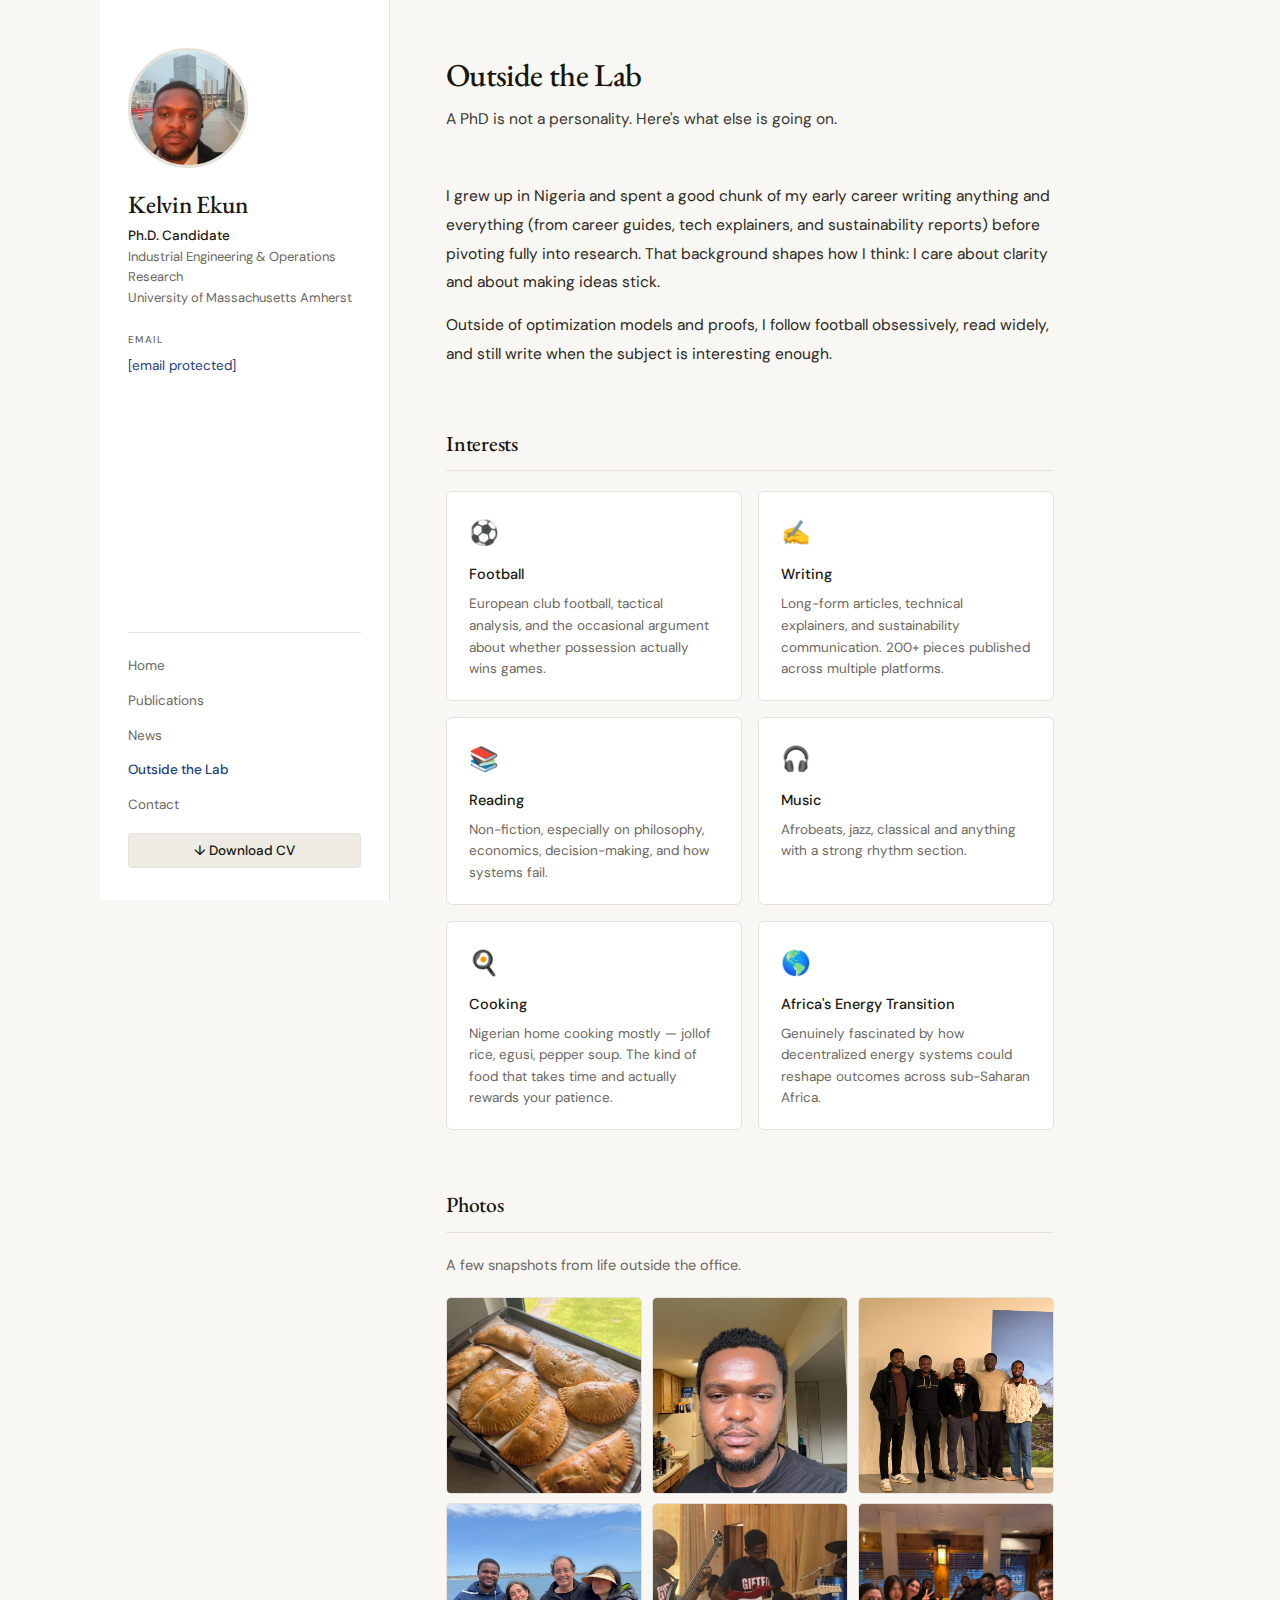
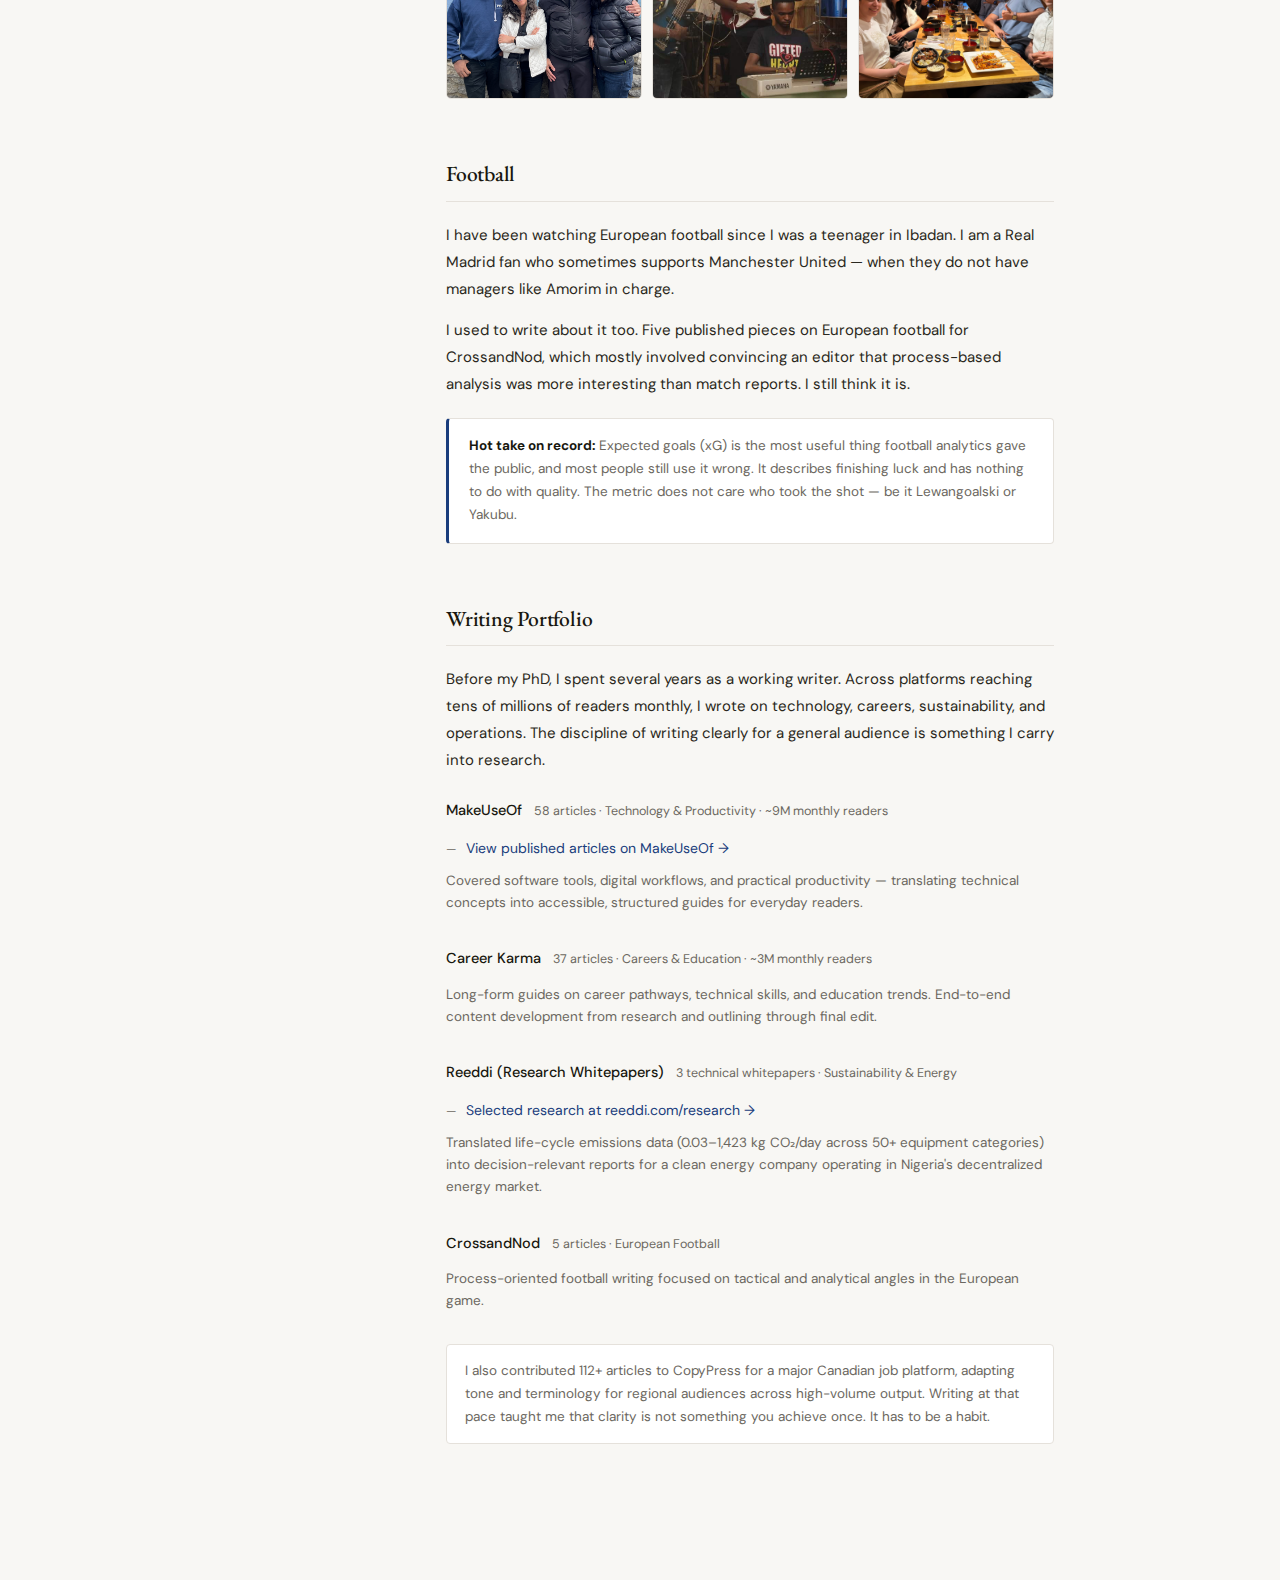
<file: outside.html>
<!DOCTYPE html>
<html lang="en">
<head>
  <meta charset="UTF-8" />
  <meta name="viewport" content="width=device-width, initial-scale=1.0" />
  <title>Outside the Lab — Kelvin Ekun</title>
  <link rel="preconnect" href="https://fonts.googleapis.com" />
  <link rel="preconnect" href="https://fonts.gstatic.com" crossorigin />
  <link href="https://fonts.googleapis.com/css2?family=EB+Garamond:ital,wght@0,400;0,500;0,600;1,400&family=DM+Sans:opsz,wght@9..40,300;9..40,400;9..40,500&display=swap" rel="stylesheet" />
  <style>
    *, *::before, *::after { box-sizing: border-box; margin: 0; padding: 0; }

    :root {
      --bg: #f8f7f4;
      --surface: #ffffff;
      --border: #e5e1db;
      --text: #18170f;
      --muted: #6b6760;
      --accent: #1a3d7c;
      --accent-hover: #122d5e;
      --tag-bg: #eeeae4;
      --font-serif: 'EB Garamond', Georgia, serif;
      --font-sans: 'DM Sans', system-ui, sans-serif;
      --sidebar-w: 290px;
    }

    html { scroll-behavior: smooth; }

    body {
      background: var(--bg);
      color: var(--text);
      font-family: var(--font-sans);
      font-size: 15px;
      line-height: 1.75;
    }

    a { color: var(--accent); text-decoration: none; }
    a:hover { text-decoration: underline; }

    /* ── Layout ── */
    .layout {
      display: grid;
      grid-template-columns: var(--sidebar-w) 1fr;
      max-width: 1080px;
      margin: 0 auto;
      min-height: 100vh;
    }

    /* ── Sidebar ── */
    .sidebar {
      position: sticky;
      top: 0;
      height: 100vh;
      overflow-y: auto;
      padding: 3rem 1.75rem 2rem;
      border-right: 1px solid var(--border);
      display: flex;
      flex-direction: column;
      gap: 1.4rem;
      background: var(--surface);
    }
    .sidebar::-webkit-scrollbar { width: 0; }

    .photo-wrap {
      width: 120px;
      height: 120px;
      border-radius: 50%;
      overflow: hidden;
      border: 3px solid var(--border);
      flex-shrink: 0;
      background: var(--tag-bg);
      display: flex;
      align-items: center;
      justify-content: center;
    }
    .photo-wrap img { width: 100%; height: 100%; object-fit: cover; }
    .photo-placeholder {
      font-size: 11px;
      color: var(--muted);
      text-align: center;
      padding: 0.5rem;
      line-height: 1.5;
    }

    .sidebar-name {
      font-family: var(--font-serif);
      font-size: 1.55rem;
      font-weight: 500;
      letter-spacing: -0.01em;
      line-height: 1.2;
    }
    .sidebar-role {
      font-size: 13px;
      color: var(--muted);
      line-height: 1.6;
      margin-top: 0.3rem;
    }
    .sidebar-role strong {
      display: block;
      color: var(--text);
      font-weight: 500;
      font-size: 13.5px;
    }

    .s-block { display: flex; flex-direction: column; gap: 0.3rem; }
    .s-label {
      font-size: 10px;
      font-weight: 500;
      letter-spacing: 0.13em;
      text-transform: uppercase;
      color: var(--muted);
    }
    .s-block a { font-size: 13.5px; color: var(--accent); }

    .sidebar-nav {
      margin-top: auto;
      padding-top: 1rem;
      border-top: 1px solid var(--border);
      display: flex;
      flex-direction: column;
      gap: 0.1rem;
    }
    .sidebar-nav a {
      font-size: 13.5px;
      color: var(--muted);
      padding: 0.3rem 0;
      transition: color 0.15s;
    }
    .sidebar-nav a:hover { color: var(--accent); text-decoration: none; }
    .sidebar-nav a.active { color: var(--accent); font-weight: 500; }

    .back-btn {
      display: inline-block;
      margin-top: 0.6rem;
      background: var(--tag-bg);
      color: var(--text) !important;
      font-size: 12.5px;
      font-weight: 500;
      padding: 0.45rem 1rem;
      border-radius: 4px;
      text-align: center;
      border: 1px solid var(--border);
      transition: background 0.15s;
    }
    .back-btn:hover { background: var(--border); text-decoration: none !important; }

    /* ── Main ── */
    main { padding: 3.5rem 3.5rem 5rem; max-width: 720px; }

    section { margin-bottom: 3.5rem; }

    .section-title {
      font-family: var(--font-serif);
      font-size: 1.35rem;
      font-weight: 500;
      letter-spacing: -0.01em;
      margin-bottom: 1.25rem;
      padding-bottom: 0.5rem;
      border-bottom: 1px solid var(--border);
    }

    /* Page header */
    .page-header { margin-bottom: 3rem; }
    .page-header h1 {
      font-family: var(--font-serif);
      font-size: 2rem;
      font-weight: 500;
      letter-spacing: -0.02em;
      line-height: 1.2;
      margin-bottom: 0.75rem;
    }
    .page-header p {
      font-size: 15.5px;
      color: #3a3830;
      line-height: 1.8;
      max-width: 560px;
    }

    /* ── Intro ── */
    #intro p {
      font-size: 15.5px;
      line-height: 1.85;
      color: #2a2820;
      margin-bottom: 0.9rem;
    }
    #intro p:last-child { margin-bottom: 0; }

    /* ── Interests grid ── */
    .interests-grid {
      display: grid;
      grid-template-columns: 1fr 1fr;
      gap: 1rem;
    }
    .interest-card {
      background: var(--surface);
      border: 1px solid var(--border);
      border-radius: 6px;
      padding: 1.25rem 1.4rem;
    }
    .interest-icon { font-size: 1.5rem; margin-bottom: 0.5rem; }
    .interest-title {
      font-weight: 500;
      font-size: 14.5px;
      margin-bottom: 0.35rem;
    }
    .interest-desc { font-size: 13.5px; color: var(--muted); line-height: 1.6; }

    /* ── Photo gallery ── */
    .gallery-intro {
      font-size: 14.5px;
      color: var(--muted);
      line-height: 1.7;
      margin-bottom: 1.25rem;
    }

    .gallery-grid {
      display: grid;
      grid-template-columns: repeat(3, 1fr);
      gap: 0.6rem;
    }

    .gallery-item {
      aspect-ratio: 1 / 1;
      border-radius: 5px;
      overflow: hidden;
      background: var(--tag-bg);
      border: 1px solid var(--border);
      position: relative;
    }

    .gallery-item img {
      width: 100%;
      height: 100%;
      object-fit: cover;
      display: block;
      transition: transform 0.3s ease;
    }

    .gallery-item:hover img { transform: scale(1.04); }

    .gallery-item .caption {
      position: absolute;
      bottom: 0;
      left: 0;
      right: 0;
      background: linear-gradient(transparent, rgba(0,0,0,0.52));
      color: #fff;
      font-size: 11.5px;
      padding: 1.5rem 0.6rem 0.5rem;
      opacity: 0;
      transition: opacity 0.2s ease;
    }
    .gallery-item:hover .caption { opacity: 1; }

    /* placeholder slot when no image uploaded */
    .gallery-placeholder {
      width: 100%;
      height: 100%;
      display: flex;
      flex-direction: column;
      align-items: center;
      justify-content: center;
      gap: 0.4rem;
      color: var(--muted);
      font-size: 11.5px;
      text-align: center;
      padding: 0.5rem;
      line-height: 1.5;
    }
    .gallery-placeholder .ph-icon { font-size: 1.4rem; opacity: 0.5; }

    /* ── Football ── */
    #football p {
      font-size: 15px;
      line-height: 1.8;
      color: #2a2820;
      margin-bottom: 0.85rem;
    }
    #football p:last-child { margin-bottom: 0; }

    .footy-aside {
      background: var(--surface);
      border: 1px solid var(--border);
      border-left: 3px solid var(--accent);
      border-radius: 4px;
      padding: 1rem 1.25rem;
      margin-top: 1.25rem;
      font-size: 13.5px;
      color: var(--muted);
      line-height: 1.7;
    }
    .footy-aside strong { color: var(--text); }

    /* ── Writing ── */
    .writing-intro {
      font-size: 15px;
      line-height: 1.8;
      color: #2a2820;
      margin-bottom: 1.5rem;
    }
    .outlet-block { margin-bottom: 2rem; }
    .outlet-header {
      display: flex;
      align-items: baseline;
      gap: 0.75rem;
      margin-bottom: 0.75rem;
    }
    .outlet-name { font-weight: 500; font-size: 14.5px; }
    .outlet-meta { font-size: 12.5px; color: var(--muted); }
    .article-list { display: flex; flex-direction: column; gap: 0.6rem; }
    .article-item {
      display: flex;
      align-items: baseline;
      gap: 0.6rem;
      font-size: 14px;
    }
    .article-item::before {
      content: "—";
      color: var(--muted);
      flex-shrink: 0;
      font-size: 12px;
    }
    .article-item a { color: var(--accent); }
    .writing-note {
      margin-top: 1.25rem;
      font-size: 13.5px;
      color: var(--muted);
      line-height: 1.7;
      padding: 0.9rem 1.1rem;
      background: var(--surface);
      border: 1px solid var(--border);
      border-radius: 4px;
    }

    /* Footer */
    footer {
      padding: 1.5rem 3.5rem;
      font-size: 12px;
      color: var(--muted);
      border-top: 1px solid var(--border);
      max-width: 1080px;
      margin: 0 auto;
    }

    /* ── Responsive ── */
    @media (max-width: 760px) {
      .layout { grid-template-columns: 1fr; }
      .sidebar {
        position: static;
        height: auto;
        border-right: none;
        border-bottom: 1px solid var(--border);
        padding: 2rem 1.5rem 1.5rem;
      }
      .sidebar-nav {
        margin-top: 0;
        flex-direction: row;
        flex-wrap: wrap;
        gap: 0.75rem;
        padding-top: 0.75rem;
      }
      main { padding: 2rem 1.5rem 3rem; }
      .interests-grid { grid-template-columns: 1fr; }
      .gallery-grid { grid-template-columns: repeat(2, 1fr); }
      footer { padding: 1.5rem; }
    }
  </style>
</head>
<body>

<div class="layout">

  <!-- ── SIDEBAR ── -->
  <aside class="sidebar">

    <div class="photo-wrap">
      <img
        src="assets/img/profile.jpeg"
        alt="Kelvin Ekun"
        onerror="this.outerHTML='<div class=\'photo-placeholder\'>Add photo<br>assets/img/<br>profile.jpeg</div>'"
      />
    </div>

    <div>
      <div class="sidebar-name">Kelvin Ekun</div>
      <div class="sidebar-role">
        <strong>Ph.D. Candidate</strong>
        Industrial Engineering &amp; Operations Research<br>
        University of Massachusetts Amherst
      </div>
    </div>

    <div class="s-block">
      <span class="s-label">Email</span>
      <a href="/cdn-cgi/l/email-protection#214a444a544f61544c4052520f444554"><span class="__cf_email__" data-cfemail="95fef0fee0fbd5e0f8f4e6e6bbf0f1e0">[email&#160;protected]</span></a>
    </div>

    <nav class="sidebar-nav">
      <a href="index.html">Home</a>
      <a href="index.html#publications">Publications</a>
      <a href="index.html#news">News</a>
      <a href="outside.html" class="active">Outside the Lab</a>
      <a href="index.html#contact">Contact</a>
      <a href="Ekun_Kelvin_CV.pdf" class="back-btn" target="_blank">&#8595; Download CV</a>
    </nav>

  </aside>

  <!-- ── MAIN CONTENT ── -->
  <main>

    <div class="page-header">
      <h1>Outside the Lab</h1>
      <p>A PhD is not a personality. Here's what else is going on.</p>
    </div>

    <!-- INTRO -->
    <section id="intro">
      <p>
        I grew up in Nigeria and spent a good chunk of my early career writing anything and
        everything (from career guides, tech explainers, and sustainability reports) before pivoting
        fully into research. That background shapes how I think: I care about clarity and about
        making ideas stick.
      </p>
      <p>
        Outside of optimization models and proofs, I follow football obsessively, read widely,
        and still write when the subject is interesting enough.
      </p>
    </section>

    <!-- INTERESTS -->
    <section id="interests">
      <h2 class="section-title">Interests</h2>
      <div class="interests-grid">

        <div class="interest-card">
          <div class="interest-icon">&#9917;</div>
          <div class="interest-title">Football</div>
          <div class="interest-desc">
            European club football, tactical analysis, and the occasional
            argument about whether possession actually wins games.
          </div>
        </div>

        <div class="interest-card">
          <div class="interest-icon">&#9997;&#65039;</div>
          <div class="interest-title">Writing</div>
          <div class="interest-desc">
            Long-form articles, technical explainers, and sustainability
            communication. 200+ pieces published across multiple platforms.
          </div>
        </div>

        <div class="interest-card">
          <div class="interest-icon">&#128218;</div>
          <div class="interest-title">Reading</div>
          <div class="interest-desc">
            Non-fiction, especially on philosophy, economics, decision-making,
            and how systems fail.
          </div>
        </div>

        <div class="interest-card">
          <div class="interest-icon">&#127911;</div>
          <div class="interest-title">Music</div>
          <div class="interest-desc">
            Afrobeats, jazz, classical and anything with a strong rhythm section.
          </div>
        </div>

        <div class="interest-card">
          <div class="interest-icon">&#127859;</div>
          <div class="interest-title">Cooking</div>
          <div class="interest-desc">
            Nigerian home cooking mostly — jollof rice, egusi, pepper soup.
            The kind of food that takes time and actually rewards your patience.
          </div>
        </div>

        <div class="interest-card">
          <div class="interest-icon">&#127758;</div>
          <div class="interest-title">Africa's Energy Transition</div>
          <div class="interest-desc">
            Genuinely fascinated by how decentralized energy systems
            could reshape outcomes across sub-Saharan Africa.
          </div>
        </div>

      </div>
    </section>

    <!-- PHOTOS -->
    <section id="photos">
      <h2 class="section-title">Photos</h2>
      <p class="gallery-intro">
        A few snapshots from life outside the office. 
      </p>
      <div class="gallery-grid">

        <!-- Slot 1 -->
        <div class="gallery-item">
          <img
            src="assets/img/IMG_0174.jpeg"
            alt="Photo 1"
            onerror="this.style.display='none'; this.nextElementSibling.style.display='flex';"
          />
          <div class="gallery-placeholder" style="display:none;">
            <span class="ph-icon">&#128247;</span>
            IMG_0174.jpeg
          </div>
          <div class="caption">I bake meatpies sometimes</div>
        </div>

        <!-- Slot 2 -->
        <div class="gallery-item">
          <img
            src="assets/img/IMG_0192.jpeg"
            alt="Photo 2"
            onerror="this.style.display='none'; this.nextElementSibling.style.display='flex';"
          />
          <div class="gallery-placeholder" style="display:none;">
            <span class="ph-icon">&#128247;</span>
            IMG_0192.jpeg
          </div>
          <div class="caption">My first month on azelaic acid</div>
        </div>

        <!-- Slot 3 -->
        <div class="gallery-item">
          <img
            src="assets/img/IMG_0825.jpeg"
            alt="Photo 3"
            onerror="this.style.display='none'; this.nextElementSibling.style.display='flex';"
          />
          <div class="gallery-placeholder" style="display:none;">
            <span class="ph-icon">&#128247;</span>
            IMG_0825.jpeg
          </div>
          <div class="caption">Pals from my undergrad now PhD students</div>
        </div>

        <!-- Slot 4 -->
        <div class="gallery-item">
          <img
            src="assets/img/IMG_5160.jpeg"
            alt="Photo 4"
            onerror="this.style.display='none'; this.nextElementSibling.style.display='flex';"
          />
          <div class="gallery-placeholder" style="display:none;">
            <span class="ph-icon">&#128247;</span>
            IMG_5160.jpeg
          </div>
          <div class="caption">My advisor and academic grandfather(advisor's advisor)</div>
        </div>

        <!-- Slot 5 -->
        <div class="gallery-item">
          <img
            src="assets/img/f2ce2d45-95b3-47a7-a405-151d3597b1aa.jpeg"
            alt="Photo 5"
            onerror="this.style.display='none'; this.nextElementSibling.style.display='flex';"
          />
          <div class="gallery-placeholder" style="display:none;">
            <span class="ph-icon">&#128247;</span>
            f2ce2d45...jpeg
          </div>
          <div class="caption">Back when I was part of a band</div>
        </div>

        <!-- Slot 6 — add a 6th photo to assets/img/ and update src -->
        <div class="gallery-item">
          <img
            src="assets/img/photo1.jpg"
            alt="Photo 6"
            onerror="this.style.display='none'; this.nextElementSibling.style.display='flex';"
          />
          <div class="gallery-placeholder" style="display:none;">
            <span class="ph-icon">&#128247;</span>
            Upload a 6th<br>photo here
          </div>
          <div class="caption">Some members of my PhD cohort</div>
        </div>

      </div>
    </section>

    <!-- FOOTBALL -->
    <section id="football">
      <h2 class="section-title">Football</h2>
      <p>
        I have been watching European football since I was a teenager in Ibadan. I am a
        Real Madrid fan who sometimes supports Manchester United — when they do not have
        managers like Amorim in charge.
      </p>
      <p>
        I used to write about it too. Five published pieces on European football for
        CrossandNod, which mostly involved convincing an editor that process-based analysis
        was more interesting than match reports. I still think it is.
      </p>
      <div class="footy-aside">
        <strong>Hot take on record:</strong> Expected goals (xG) is the most useful thing
        football analytics gave the public, and most people still use it wrong. It describes
        finishing luck and has nothing to do with quality. The metric does not care who took
        the shot — be it Lewangoalski or Yakubu.
      </div>
    </section>

    <!-- WRITING -->
    <section id="writing">
      <h2 class="section-title">Writing Portfolio</h2>
      <p class="writing-intro">
        Before my PhD, I spent several years as a working writer. Across platforms reaching
        tens of millions of readers monthly, I wrote on technology, careers, sustainability,
        and operations. The discipline of writing clearly for a general audience is something
        I carry into research.
      </p>

      <div class="outlet-block">
        <div class="outlet-header">
          <span class="outlet-name">MakeUseOf</span>
          <span class="outlet-meta">58 articles &middot; Technology &amp; Productivity &middot; ~9M monthly readers</span>
        </div>
        <div class="article-list">
          <div class="article-item">
            <a href="https://www.makeuseof.com/author/kelvin-ekun/" target="_blank">
              View published articles on MakeUseOf &#8594;
            </a>
          </div>
        </div>
        <p style="font-size:13.5px; color:var(--muted); margin-top:0.6rem; line-height:1.65;">
          Covered software tools, digital workflows, and practical productivity — translating
          technical concepts into accessible, structured guides for everyday readers.
        </p>
      </div>

      <div class="outlet-block">
        <div class="outlet-header">
          <span class="outlet-name">Career Karma</span>
          <span class="outlet-meta">37 articles &middot; Careers &amp; Education &middot; ~3M monthly readers</span>
        </div>
        <p style="font-size:13.5px; color:var(--muted); line-height:1.65;">
          Long-form guides on career pathways, technical skills, and education trends.
          End-to-end content development from research and outlining through final edit.
        </p>
      </div>

      <div class="outlet-block">
        <div class="outlet-header">
          <span class="outlet-name">Reeddi (Research Whitepapers)</span>
          <span class="outlet-meta">3 technical whitepapers &middot; Sustainability &amp; Energy</span>
        </div>
        <div class="article-list">
          <div class="article-item">
            <a href="https://www.reeddi.com/research" target="_blank">
              Selected research at reeddi.com/research &#8594;
            </a>
          </div>
        </div>
        <p style="font-size:13.5px; color:var(--muted); margin-top:0.6rem; line-height:1.65;">
          Translated life-cycle emissions data (0.03&#8211;1,423 kg CO&#8322;/day across 50+ equipment
          categories) into decision-relevant reports for a clean energy company operating in
          Nigeria's decentralized energy market.
        </p>
      </div>

      <div class="outlet-block">
        <div class="outlet-header">
          <span class="outlet-name">CrossandNod</span>
          <span class="outlet-meta">5 articles &middot; European Football</span>
        </div>
        <p style="font-size:13.5px; color:var(--muted); line-height:1.65;">
          Process-oriented football writing focused on tactical and analytical angles
          in the European game.
        </p>
      </div>

      <div class="writing-note">
        I also contributed 112+ articles to CopyPress for a major Canadian job platform,
        adapting tone and terminology for regional audiences across high-volume output.
        Writing at that pace taught me that clarity is not something you achieve once.
        It has to be a habit.
      </div>
    </section>

  </main>
</
</file>
